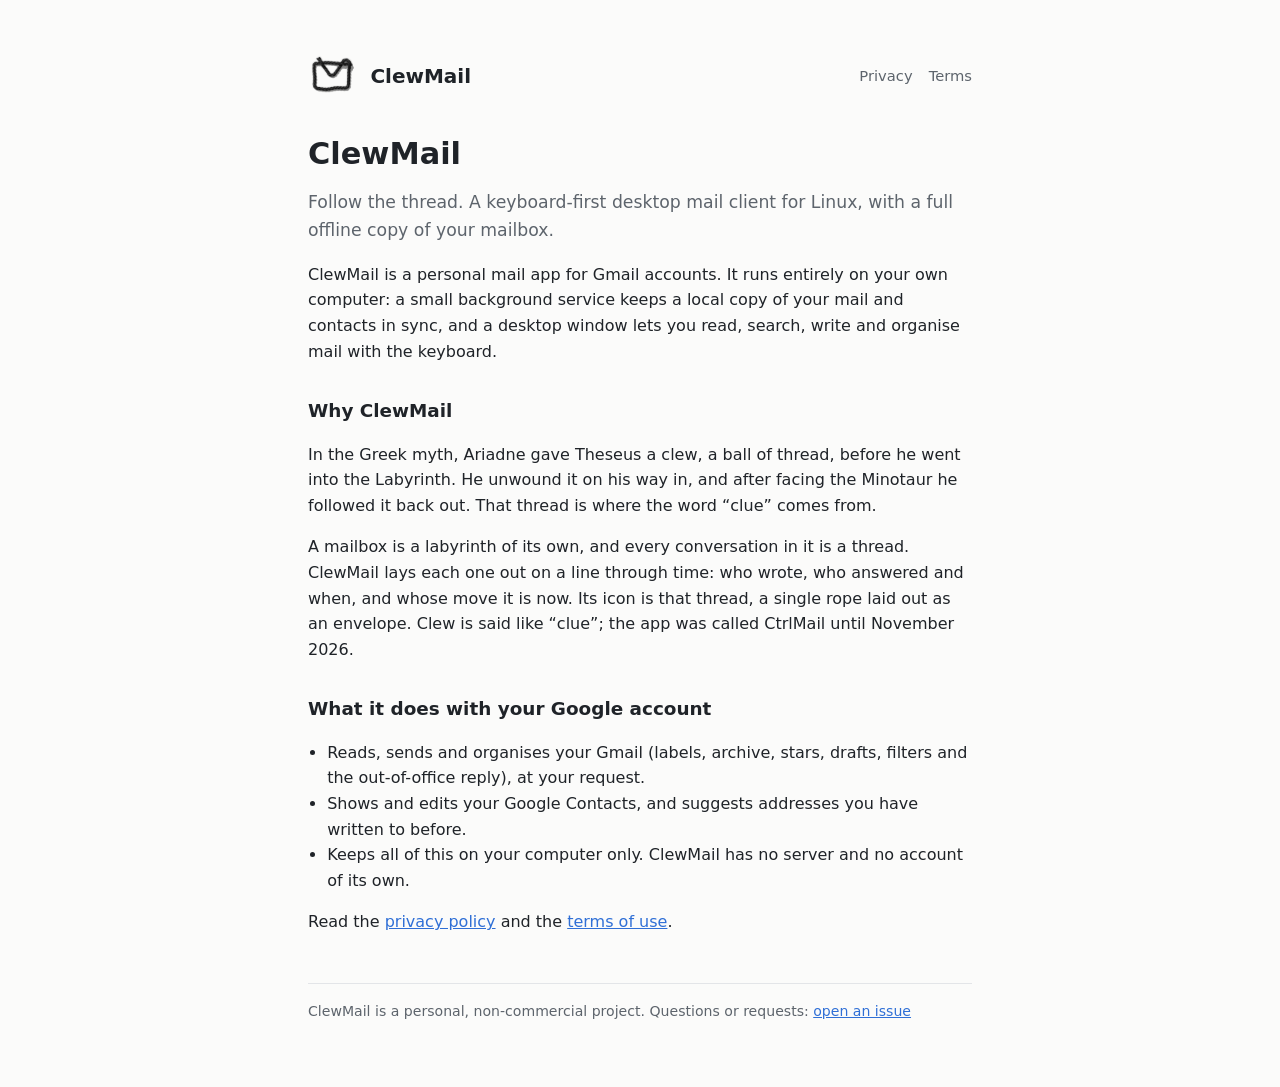
<file: index.html>
<!DOCTYPE html>
<html lang="en"><head><meta charset="utf-8"><meta name="viewport" content="width=device-width, initial-scale=1">
<link rel="icon" href="icon-light.png" media="(prefers-color-scheme: light)"><link rel="icon" href="icon-dark.png" media="(prefers-color-scheme: dark)"><link rel="stylesheet" href="style.css">
<title>ClewMail</title></head><body><main>
<header><picture><source srcset="icon-dark.png" media="(prefers-color-scheme: dark)"><img src="icon-light.png" alt=""></picture><a href="./">ClewMail</a><nav><a href="privacy.html">Privacy</a><a href="terms.html">Terms</a></nav></header>
<h1>ClewMail</h1>
<p class="lead">Follow the thread. A keyboard-first desktop mail client for Linux, with a full offline copy of your mailbox.</p>
<p>ClewMail is a personal mail app for Gmail accounts. It runs entirely on your own computer: a small background service keeps a local copy of your mail and contacts in sync, and a desktop window lets you read, search, write and organise mail with the keyboard.</p>
<h2>Why ClewMail</h2>
<p>In the Greek myth, Ariadne gave Theseus a clew, a ball of thread, before he went into the Labyrinth. He unwound it on his way in, and after facing the Minotaur he followed it back out. That thread is where the word &ldquo;clue&rdquo; comes from.</p>
<p>A mailbox is a labyrinth of its own, and every conversation in it is a thread. ClewMail lays each one out on a line through time: who wrote, who answered and when, and whose move it is now. Its icon is that thread, a single rope laid out as an envelope. Clew is said like &ldquo;clue&rdquo;; the app was called CtrlMail until November 2026.</p>
<h2>What it does with your Google account</h2>
<ul>
<li>Reads, sends and organises your Gmail (labels, archive, stars, drafts, filters and the out-of-office reply), at your request.</li>
<li>Shows and edits your Google Contacts, and suggests addresses you have written to before.</li>
<li>Keeps all of this on your computer only. ClewMail has no server and no account of its own.</li>
</ul>
<p>Read the <a href="privacy.html">privacy policy</a> and the <a href="terms.html">terms of use</a>.</p>
<footer>ClewMail is a personal, non-commercial project. Questions or requests: <a href="https://github.com/hogar1977/hogar1977.github.io/issues">open an issue</a></footer>
</main></body></html>
</file>
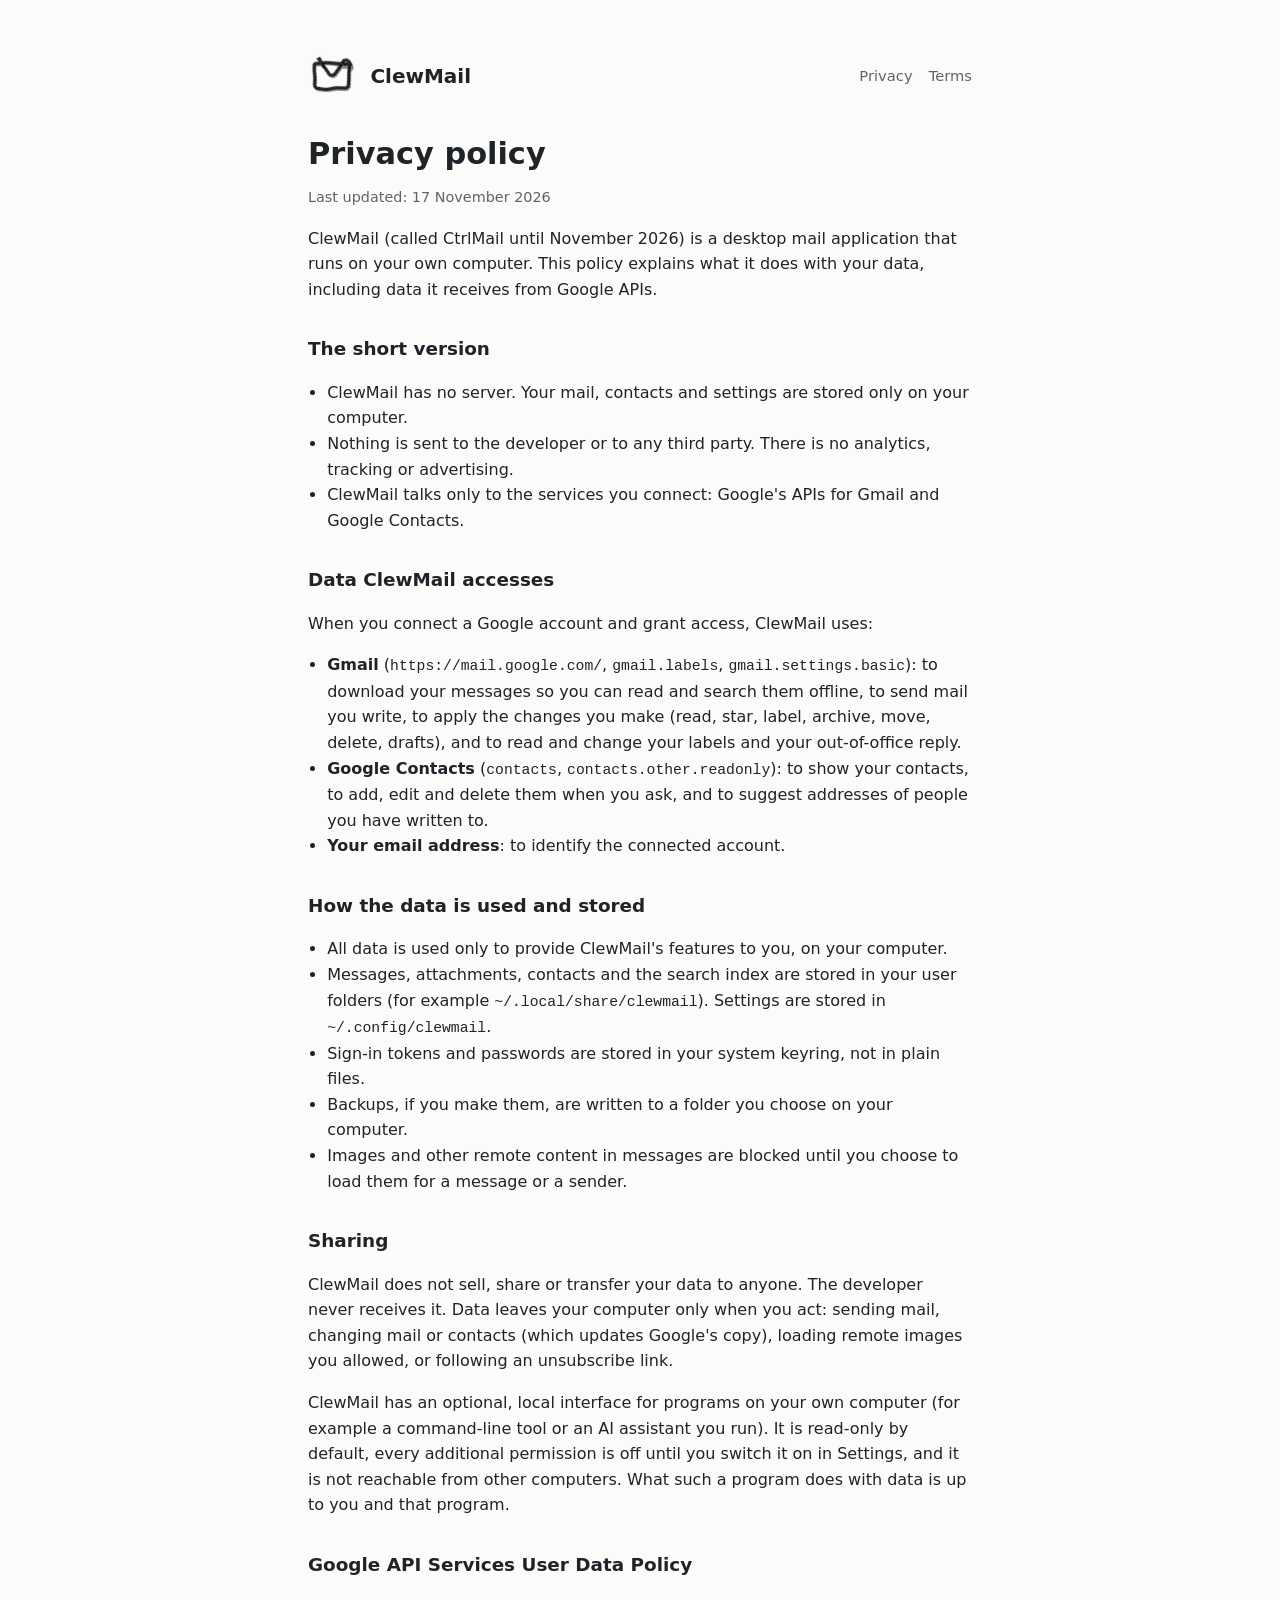
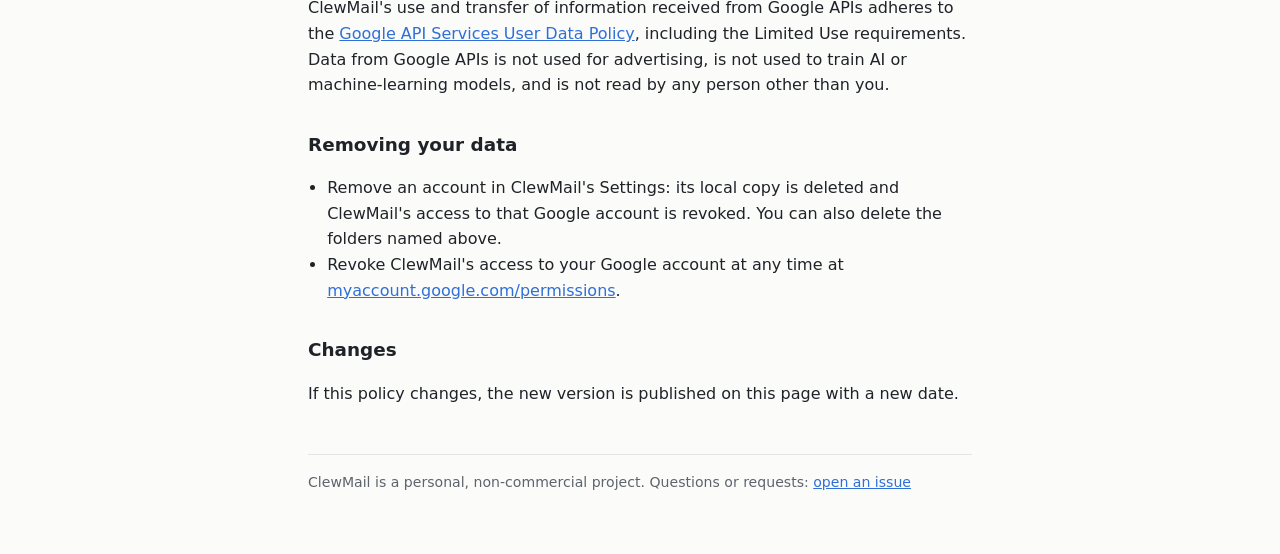
<file: privacy.html>
<!DOCTYPE html>
<html lang="en"><head><meta charset="utf-8"><meta name="viewport" content="width=device-width, initial-scale=1">
<link rel="icon" href="icon-light.png" media="(prefers-color-scheme: light)"><link rel="icon" href="icon-dark.png" media="(prefers-color-scheme: dark)"><link rel="stylesheet" href="style.css">
<title>Privacy policy · ClewMail</title></head><body><main>
<header><picture><source srcset="icon-dark.png" media="(prefers-color-scheme: dark)"><img src="icon-light.png" alt=""></picture><a href="./">ClewMail</a><nav><a href="privacy.html">Privacy</a><a href="terms.html">Terms</a></nav></header>
<h1>Privacy policy</h1>
<p class="updated">Last updated: 17 November 2026</p>
<p>ClewMail (called CtrlMail until November 2026) is a desktop mail application that runs on your own computer. This policy explains what it does with your data, including data it receives from Google APIs.</p>

<h2>The short version</h2>
<ul>
<li>ClewMail has no server. Your mail, contacts and settings are stored only on your computer.</li>
<li>Nothing is sent to the developer or to any third party. There is no analytics, tracking or advertising.</li>
<li>ClewMail talks only to the services you connect: Google's APIs for Gmail and Google Contacts.</li>
</ul>

<h2>Data ClewMail accesses</h2>
<p>When you connect a Google account and grant access, ClewMail uses:</p>
<ul>
<li><strong>Gmail</strong> (<code>https://mail.google.com/</code>, <code>gmail.labels</code>, <code>gmail.settings.basic</code>): to download your messages so you can read and search them offline, to send mail you write, to apply the changes you make (read, star, label, archive, move, delete, drafts), and to read and change your labels and your out-of-office reply.</li>
<li><strong>Google Contacts</strong> (<code>contacts</code>, <code>contacts.other.readonly</code>): to show your contacts, to add, edit and delete them when you ask, and to suggest addresses of people you have written to.</li>
<li><strong>Your email address</strong>: to identify the connected account.</li>
</ul>

<h2>How the data is used and stored</h2>
<ul>
<li>All data is used only to provide ClewMail's features to you, on your computer.</li>
<li>Messages, attachments, contacts and the search index are stored in your user folders (for example <code>~/.local/share/clewmail</code>). Settings are stored in <code>~/.config/clewmail</code>.</li>
<li>Sign-in tokens and passwords are stored in your system keyring, not in plain files.</li>
<li>Backups, if you make them, are written to a folder you choose on your computer.</li>
<li>Images and other remote content in messages are blocked until you choose to load them for a message or a sender.</li>
</ul>

<h2>Sharing</h2>
<p>ClewMail does not sell, share or transfer your data to anyone. The developer never receives it. Data leaves your computer only when you act: sending mail, changing mail or contacts (which updates Google's copy), loading remote images you allowed, or following an unsubscribe link.</p>
<p>ClewMail has an optional, local interface for programs on your own computer (for example a command-line tool or an AI assistant you run). It is read-only by default, every additional permission is off until you switch it on in Settings, and it is not reachable from other computers. What such a program does with data is up to you and that program.</p>

<h2>Google API Services User Data Policy</h2>
<p>ClewMail's use and transfer of information received from Google APIs adheres to the <a href="https://developers.google.com/terms/api-services-user-data-policy">Google API Services User Data Policy</a>, including the Limited Use requirements. Data from Google APIs is not used for advertising, is not used to train AI or machine-learning models, and is not read by any person other than you.</p>

<h2>Removing your data</h2>
<ul>
<li>Remove an account in ClewMail's Settings: its local copy is deleted and ClewMail's access to that Google account is revoked. You can also delete the folders named above.</li>
<li>Revoke ClewMail's access to your Google account at any time at <a href="https://myaccount.google.com/permissions">myaccount.google.com/permissions</a>.</li>
</ul>

<h2>Changes</h2>
<p>If this policy changes, the new version is published on this page with a new date.</p>
<footer>ClewMail is a personal, non-commercial project. Questions or requests: <a href="https://github.com/hogar1977/hogar1977.github.io/issues">open an issue</a></footer>
</main></body></html>
</file>
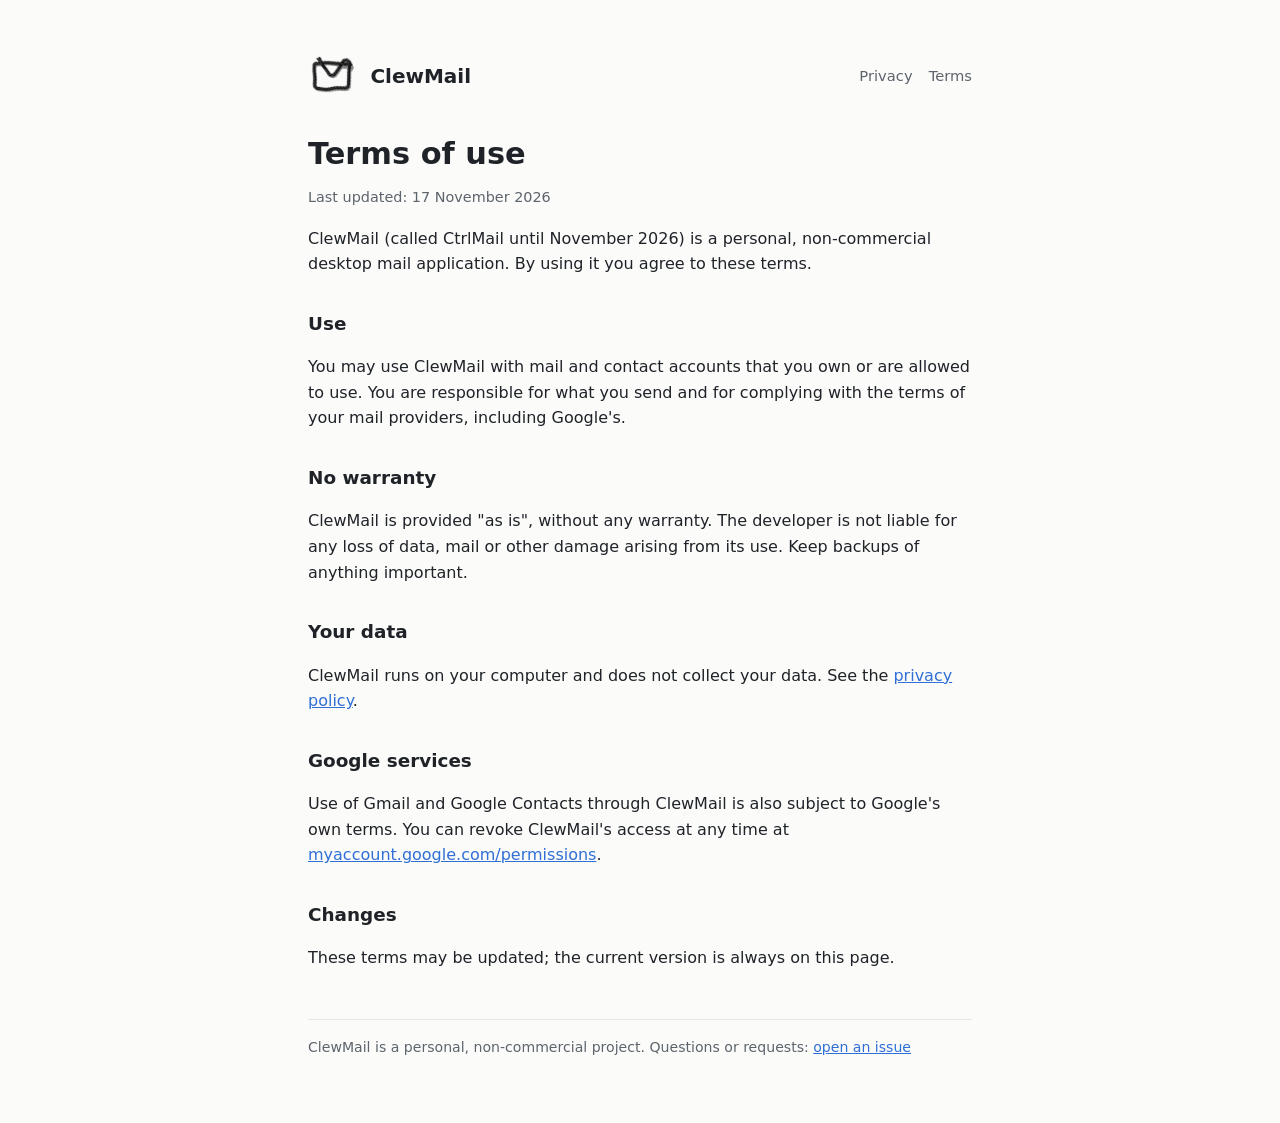
<file: terms.html>
<!DOCTYPE html>
<html lang="en"><head><meta charset="utf-8"><meta name="viewport" content="width=device-width, initial-scale=1">
<link rel="icon" href="icon-light.png" media="(prefers-color-scheme: light)"><link rel="icon" href="icon-dark.png" media="(prefers-color-scheme: dark)"><link rel="stylesheet" href="style.css">
<title>Terms of use · ClewMail</title></head><body><main>
<header><picture><source srcset="icon-dark.png" media="(prefers-color-scheme: dark)"><img src="icon-light.png" alt=""></picture><a href="./">ClewMail</a><nav><a href="privacy.html">Privacy</a><a href="terms.html">Terms</a></nav></header>
<h1>Terms of use</h1>
<p class="updated">Last updated: 17 November 2026</p>
<p>ClewMail (called CtrlMail until November 2026) is a personal, non-commercial desktop mail application. By using it you agree to these terms.</p>
<h2>Use</h2>
<p>You may use ClewMail with mail and contact accounts that you own or are allowed to use. You are responsible for what you send and for complying with the terms of your mail providers, including Google's.</p>
<h2>No warranty</h2>
<p>ClewMail is provided "as is", without any warranty. The developer is not liable for any loss of data, mail or other damage arising from its use. Keep backups of anything important.</p>
<h2>Your data</h2>
<p>ClewMail runs on your computer and does not collect your data. See the <a href="privacy.html">privacy policy</a>.</p>
<h2>Google services</h2>
<p>Use of Gmail and Google Contacts through ClewMail is also subject to Google's own terms. You can revoke ClewMail's access at any time at <a href="https://myaccount.google.com/permissions">myaccount.google.com/permissions</a>.</p>
<h2>Changes</h2>
<p>These terms may be updated; the current version is always on this page.</p>
<footer>ClewMail is a personal, non-commercial project. Questions or requests: <a href="https://github.com/hogar1977/hogar1977.github.io/issues">open an issue</a></footer>
</main></body></html>
</file>
<file: style.css>
:root { --bg: #fbfbfa; --text: #1f2328; --dim: #5d646c; --line: #e3e5e8; --accent: #2f6fd6; color-scheme: light dark; }
@media (prefers-color-scheme: dark) { :root { --bg: #101315; --text: #e6e8ea; --dim: #9aa1a8; --line: #2a2f34; --accent: #7aa7ff; } }
* { box-sizing: border-box; }
body { margin: 0; background: var(--bg); color: var(--text); font: 16px/1.6 system-ui, -apple-system, "Segoe UI", sans-serif; }
main { max-width: 44rem; margin: 0 auto; padding: 3rem 1.25rem 4rem; }
header { display: flex; align-items: center; gap: 0.9rem; margin-bottom: 2rem; }
header img { width: 48px; height: 48px; }
header a { color: inherit; text-decoration: none; font-weight: 700; font-size: 1.25rem; }
nav { margin-left: auto; display: flex; gap: 1rem; font-size: 0.92rem; }
nav a { color: var(--dim); font-weight: 500; font-size: 0.92rem; }
h1 { font-size: 1.9rem; line-height: 1.2; margin: 0 0 0.4rem; }
h2 { font-size: 1.15rem; margin: 2rem 0 0.4rem; }
p, li { color: var(--text); }
.lead { color: var(--dim); font-size: 1.08rem; }
.updated { color: var(--dim); font-size: 0.9rem; }
a { color: var(--accent); }
ul { padding-left: 1.2rem; }
footer { margin-top: 3rem; padding-top: 1rem; border-top: 1px solid var(--line); color: var(--dim); font-size: 0.88rem; }
code { font-size: 0.92em; }
@media (max-width: 30rem) { header { flex-wrap: wrap; } nav { margin-left: 0; width: 100%; } }
</file>
